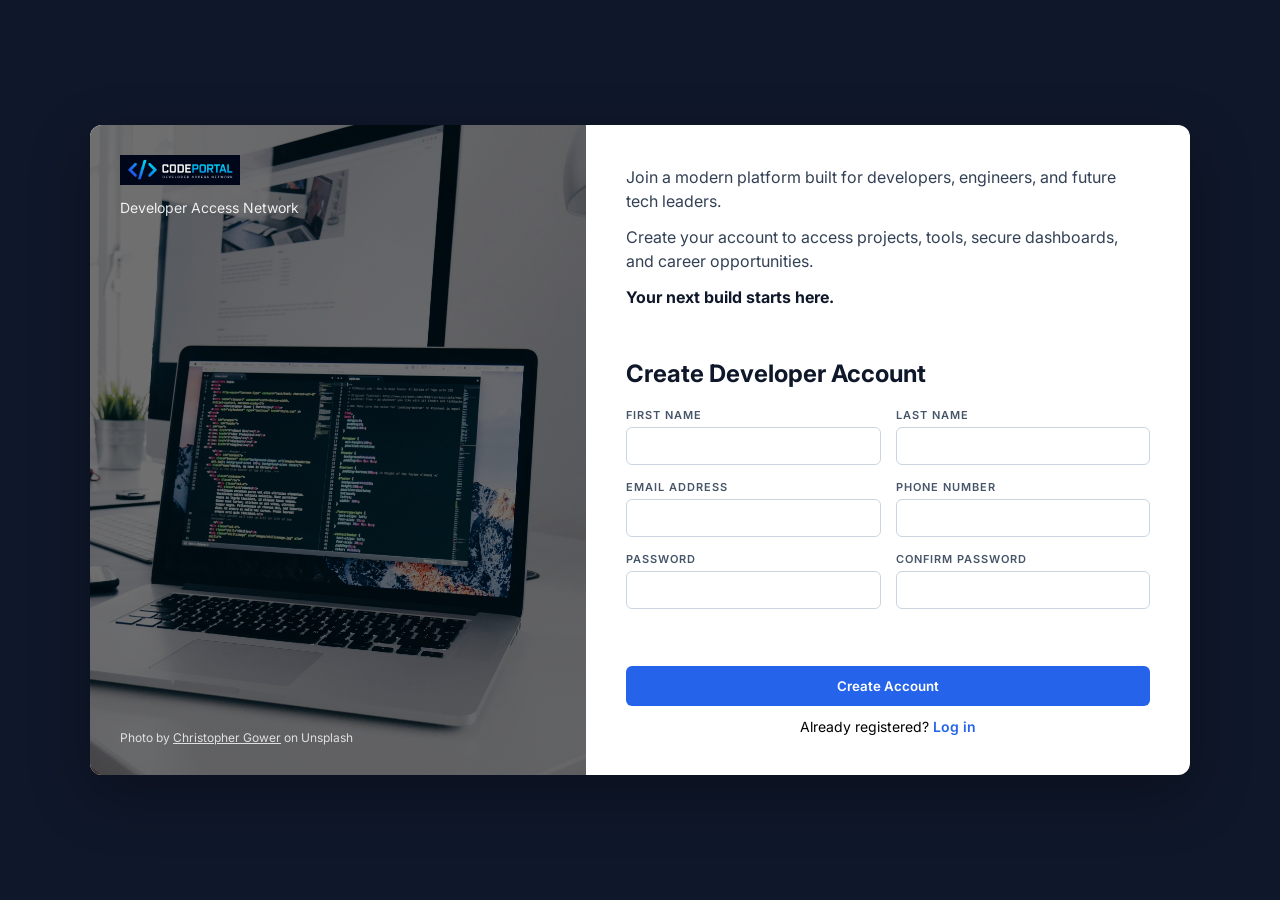
<file: index.html>
<!doctype html>
<html lang="en">
  <head>
    <meta charset="UTF-8" />
    <meta name="viewport" content="width=device-width, initial-scale=1.0" />
    <title>CodePortal Sign Up</title>
    <link rel="stylesheet" href="styles.css" />

    <link rel="preconnect" href="https://fonts.googleapis.com" />
    <link rel="preconnect" href="https://fonts.gstatic.com" crossorigin />

    <link
      href="https://fonts.googleapis.com/css2?family=Inter:wght@400;500;700&display=swap"
      rel="stylesheet"
    />
  </head>

  <body>
    <div class="container">
      <!-- LEFT SIDE -->
      <div class="left-panel">
        <div class="logo-box">
          <img src="images/logo.png" alt="CodePortal Logo" />
          <p>Developer Access Network</p>
        </div>

        <div class="credit">
          Photo by
          <a
            href="https://unsplash.com/@cgower"
            target="_blank"
            rel="noopener noreferrer"
            >Christopher Gower</a
          >
          on Unsplash
        </div>
      </div>

      <!-- RIGHT SIDE -->
      <div class="right-panel">
        <div class="intro">
          <p>
            Join a modern platform built for developers, engineers, and future
            tech leaders.
          </p>

          <p>
            Create your account to access projects, tools, secure dashboards,
            and career opportunities.
          </p>

          <p><strong>Your next build starts here.</strong></p>
        </div>

        <div class="form-section">
          <h2>Create Developer Account</h2>

          <form>
            <div class="form-grid">
              <div>
                <label>FIRST NAME</label>
                <input type="text" required minlength="3" />
              </div>

              <div>
                <label>LAST NAME</label>
                <input type="text" required minlength="3" />
              </div>

              <div>
                <label>EMAIL ADDRESS</label>
                <input type="email" required />
              </div>

              <div>
                <label>PHONE NUMBER</label>
                <input type="tel" pattern="[0-9]{10}" required />
              </div>

              <div>
                <label>PASSWORD</label>
                <input type="password" required minlength="6" />
              </div>

              <div>
                <label>CONFIRM PASSWORD</label>
                <input type="password" required minlength="6" />
              </div>
            </div>
          </form>
        </div>

        <div class="bottom-section">
          <button>Create Account</button>

          <p>
            Already registered?
            <a href="login.html">Log in</a>
          </p>
        </div>
      </div>
    </div>
    <script src="script.js"></script>
  </body>
</html>
</file>
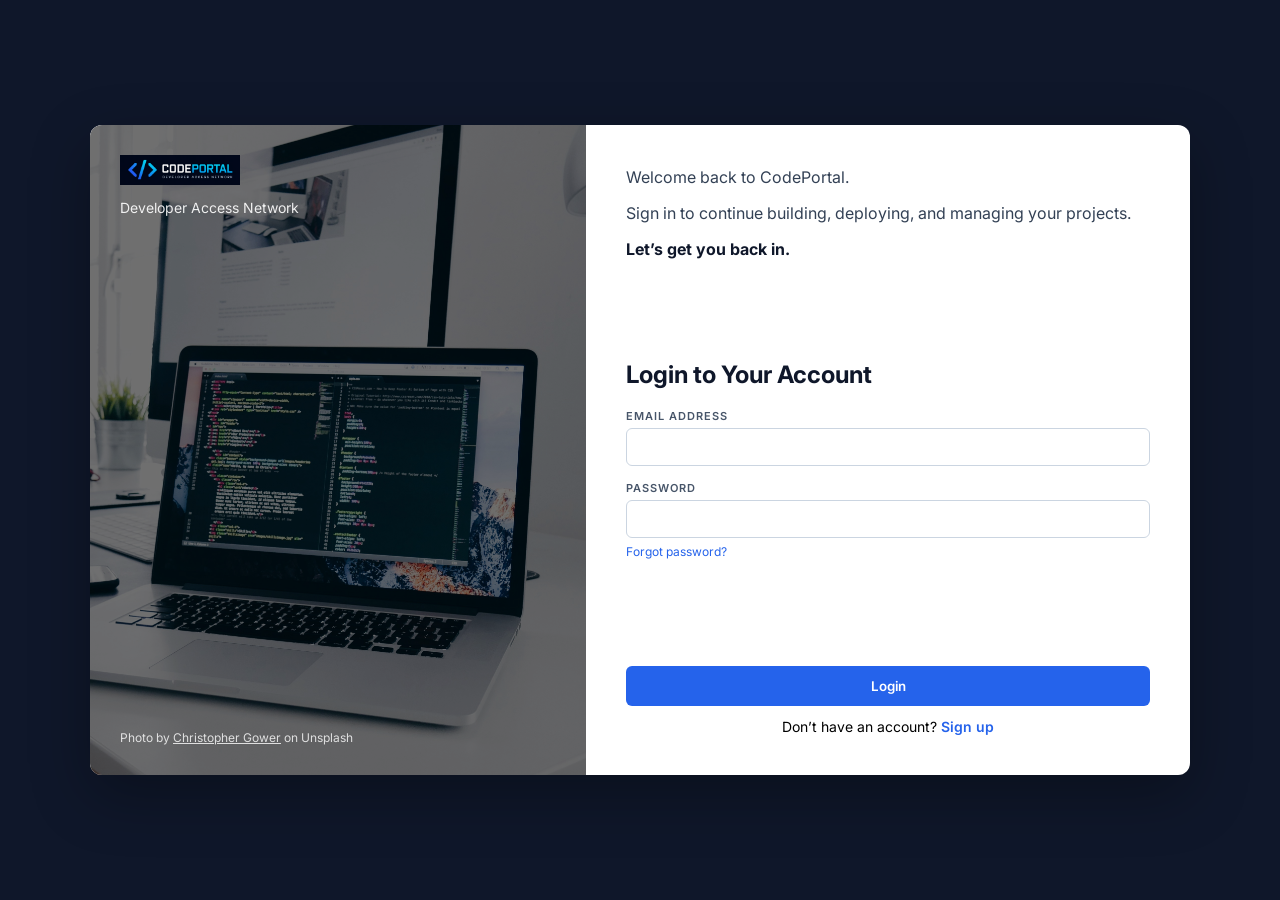
<file: login.html>
<!doctype html>
<html lang="en">
  <head>
    <meta charset="UTF-8" />
    <meta name="viewport" content="width=device-width, initial-scale=1.0" />
    <title>CodePortal Login</title>
    <link rel="stylesheet" href="styles.css" />

    <link rel="preconnect" href="https://fonts.googleapis.com" />
    <link rel="preconnect" href="https://fonts.gstatic.com" crossorigin />

    <link
      href="https://fonts.googleapis.com/css2?family=Inter:wght@400;500;700&display=swap"
      rel="stylesheet"
    />
  </head>

  <body>
    <div class="container">
      <!-- LEFT SIDE -->
      <div class="left-panel">
        <div class="logo-box">
          <img src="images/logo.png" alt="CodePortal Logo" />
          <p>Developer Access Network</p>
        </div>

        <div class="credit">
          Photo by
          <a
            href="https://unsplash.com/@cgower"
            target="_blank"
            rel="noopener noreferrer"
            >Christopher Gower</a
          >
          on Unsplash
        </div>
      </div>

      <!-- RIGHT SIDE -->
      <div class="right-panel">
        <div class="intro">
          <p>Welcome back to CodePortal.</p>

          <p>
            Sign in to continue building, deploying, and managing your projects.
          </p>

          <p><strong>Let’s get you back in.</strong></p>
        </div>

        <div class="form-section">
          <h2>Login to Your Account</h2>

          <form>
            <div class="form-grid single-column">
              <div>
                <label>EMAIL ADDRESS</label>
                <input type="email" required />
              </div>

              <div>
                <label>PASSWORD</label>
                <input type="password" required minlength="6" />
                <a href="#" class="forgot-password">Forgot password?</a>
              </div>
            </div>
          </form>
        </div>

        <div class="bottom-section">
          <button>Login</button>

          <p>
            Don’t have an account?
            <a href="index.html">Sign up</a>
          </p>
        </div>
      </div>
    </div>
    <script src="script.js"></script>
  </body>
</html>
</file>
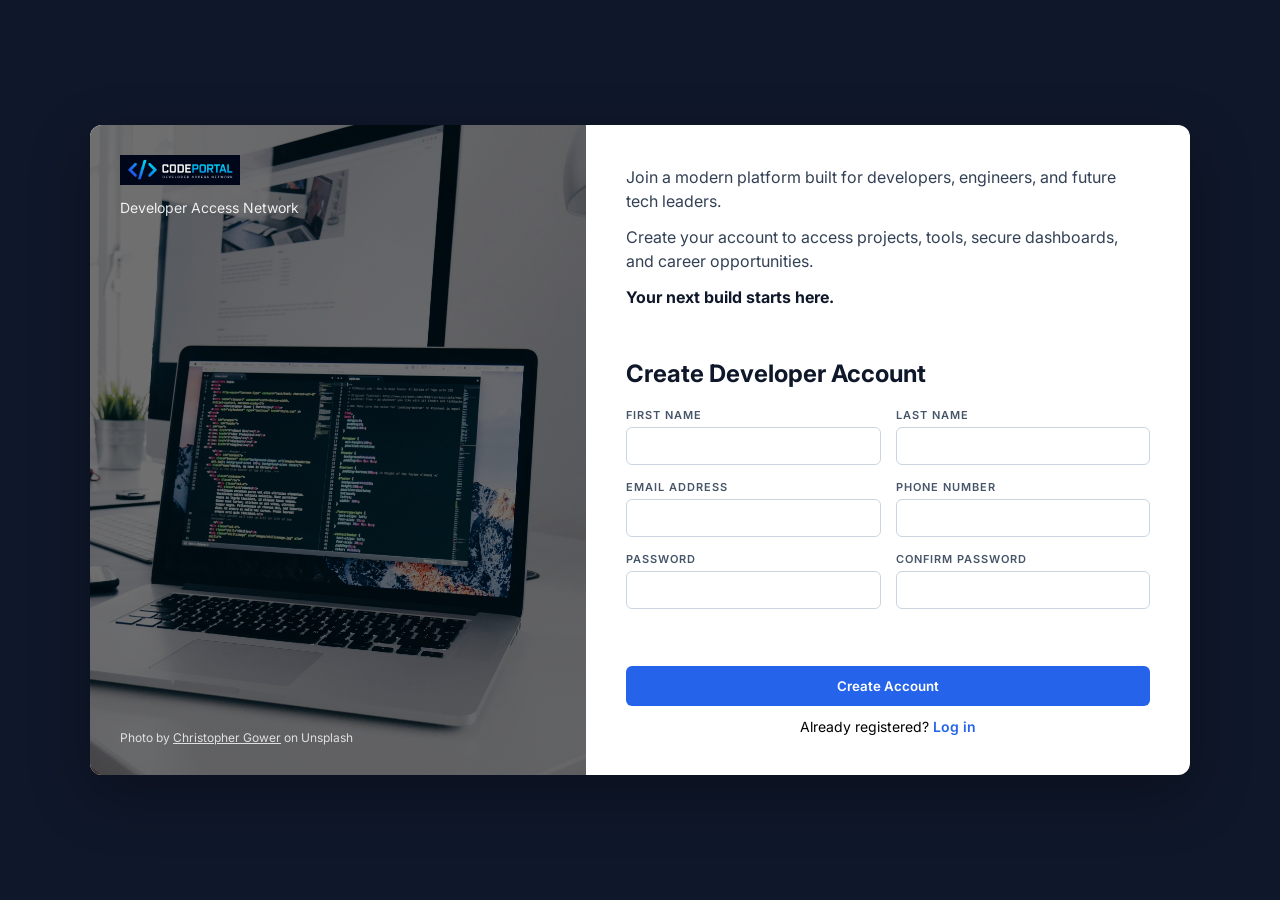
<file: signup.html>
<!doctype html>
<html lang="en">
  <head>
    <meta charset="UTF-8" />
    <meta name="viewport" content="width=device-width, initial-scale=1.0" />
    <title>CodePortal Sign Up</title>
    <link rel="stylesheet" href="styles.css" />

    <link rel="preconnect" href="https://fonts.googleapis.com" />
    <link rel="preconnect" href="https://fonts.gstatic.com" crossorigin />

    <link
      href="https://fonts.googleapis.com/css2?family=Inter:wght@400;500;700&display=swap"
      rel="stylesheet"
    />
  </head>

  <body>
    <div class="container">
      <!-- LEFT SIDE -->
      <div class="left-panel">
        <div class="logo-box">
          <img src="images/logo.png" alt="CodePortal Logo" />
          <p>Developer Access Network</p>
        </div>

        <div class="credit">
          Photo by
          <a
            href="https://unsplash.com/@cgower"
            target="_blank"
            rel="noopener noreferrer"
            >Christopher Gower</a
          >
          on Unsplash
        </div>
      </div>

      <!-- RIGHT SIDE -->
      <div class="right-panel">
        <div class="intro">
          <p>
            Join a modern platform built for developers, engineers, and future
            tech leaders.
          </p>

          <p>
            Create your account to access projects, tools, secure dashboards,
            and career opportunities.
          </p>

          <p><strong>Your next build starts here.</strong></p>
        </div>

        <div class="form-section">
          <h2>Create Developer Account</h2>

          <form>
            <div class="form-grid">
              <div>
                <label>FIRST NAME</label>
                <input type="text" required minlength="3" />
              </div>

              <div>
                <label>LAST NAME</label>
                <input type="text" required minlength="3" />
              </div>

              <div>
                <label>EMAIL ADDRESS</label>
                <input type="email" required />
              </div>

              <div>
                <label>PHONE NUMBER</label>
                <input type="tel" minlength="10" maxlength="10" />
              </div>

              <div>
                <label>PASSWORD</label>
                <input type="password" required minlength="6" />
              </div>

              <div>
                <label>CONFIRM PASSWORD</label>
                <input type="password" required minlength="6" />
              </div>
            </div>
          </form>
        </div>

        <div class="bottom-section">
          <button>Create Account</button>

          <p>
            Already registered?
            <a href="login.html">Log in</a>
          </p>
        </div>
      </div>
    </div>
  </body>
</html>
</file>
<file: styles.css>
* {
  margin: 0;
  padding: 0;
  box-sizing: border-box;
  font-family: "Inter", sans-serif;
}

body {
  min-height: 100vh;
  display: flex;
  justify-content: center;
  align-items: center;
  background-color: #0f172a;
}

.container {
  width: 100%;
  max-width: 1100px;
  height: 650px;
  display: flex;
  background: white;
  border-radius: 12px;
  overflow: hidden;
  box-shadow: 0 20px 60px rgba(0, 0, 0, 0.3);
}

.left-panel {
  flex: 1;
  background: url("images/laptop.jpg") center/cover no-repeat;
  position: relative;
  color: white;
  display: flex;
  flex-direction: column;
  justify-content: space-between;
  padding: 30px;
}

.left-panel::before {
  content: "";
  position: absolute;
  inset: 0;
  background: rgba(0, 0, 0, 0.55);
}

.logo-box,
.credit {
  position: relative;
  z-index: 1;
}

.logo-box img {
  width: 120px;
  margin-bottom: 10px;
}

.logo-box p {
  font-size: 14px;
  opacity: 0.9;
}

.credit {
  font-size: 12px;
  opacity: 0.8;
}

.credit a {
  color: #fff;
  text-decoration: underline;
}

.right-panel {
  flex: 1.2;
  padding: 40px;
  display: flex;
  flex-direction: column;
  justify-content: space-between;
}

.intro p {
  margin-bottom: 12px;
  color: #334155;
  line-height: 1.5;
}

.intro strong {
  color: #0f172a;
}

.form-section h2 {
  margin-bottom: 20px;
  color: #0f172a;
}

form {
  width: 100%;
}

.form-grid {
  display: grid;
  grid-template-columns: 1fr 1fr;
  gap: 15px;
}

label {
  font-size: 11px;
  font-weight: 600;
  letter-spacing: 1px;
  color: #475569;
  margin-bottom: 5px;
  display: block;
}

input {
  width: 100%;
  padding: 10px;
  border: 1px solid #cbd5e1;
  border-radius: 6px;
  outline: none;
  transition: 0.2s;
}

input:focus {
  border-color: #2563eb;
  box-shadow: 0 0 0 3px rgba(37, 99, 235, 0.2);
}

input.touched:valid {
  border-color: #22c55e;
}

input.touched:invalid {
  border-color: #ef4444;
}

.bottom-section {
  margin-top: 20px;
}

button {
  width: 100%;
  padding: 12px;
  background: #2563eb;
  color: white;
  border: none;
  border-radius: 6px;
  font-weight: 600;
  cursor: pointer;
  transition: 0.2s;
}

button:hover {
  background: #1d4ed8;
}

.bottom-section p {
  margin-top: 12px;
  font-size: 14px;
  text-align: center;
}

.bottom-section a {
  color: #2563eb;
  text-decoration: none;
  font-weight: 600;
}

.single-column {
  grid-template-columns: 1fr;
}

.forgot-password {
  display: inline-block;
  margin-top: 6px;
  font-size: 12px;
  color: #2563eb;
  text-decoration: none;
}

.forgot-password:hover {
  text-decoration: underline;
}

@media (max-width: 768px) {
  .container {
    flex-direction: column;
    height: auto;
  }

  .left-panel {
    height: 200px;
  }

  .form-grid {
    grid-template-columns: 1fr;
  }
}
</file>
